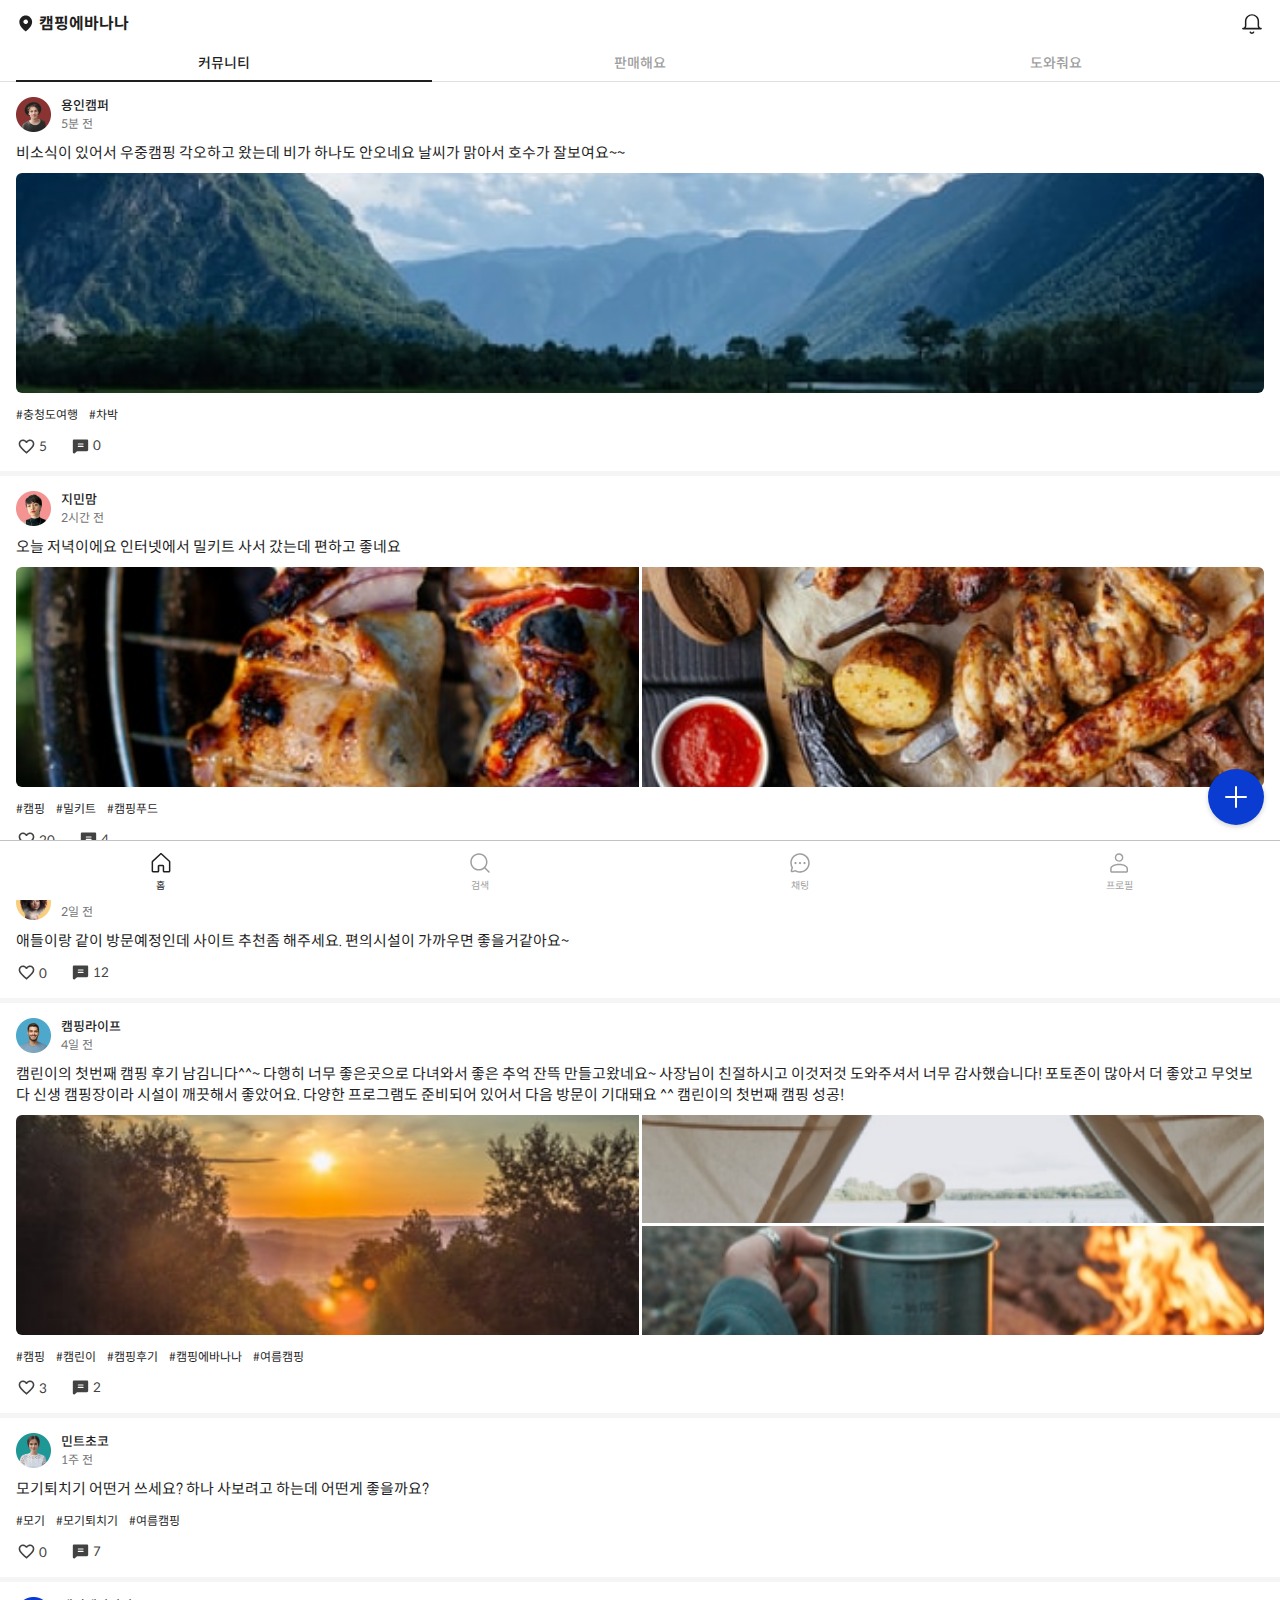
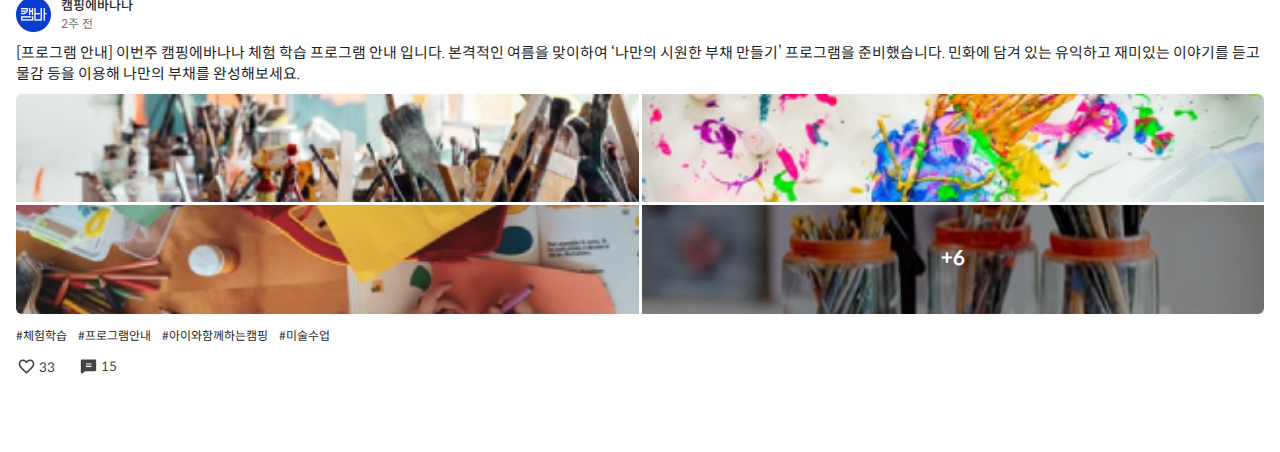
<file: index.html>
<!DOCTYPE html>
<html lang="ko">
<head>
    <meta charset="UTF-8">
    <meta http-equiv="X-UA-Compatible" content="IE=edge">
    <meta name="viewport" content="width=device-width, initial-scale=1.0 user-scalable=no">
    <link rel="stylesheet" href="css/reset.css">
    <link rel="stylesheet" href="css/style.css">
    <link rel="stylesheet" href="css/index.css">
    <script src="js/jquery-3.6.0.min.js"></script>
    <script src="js/common.js"></script>
    <title>camba-prototype</title>
</head>
<body>
    <header>
        <h1 class="hide">캠바</h1>
        <div class="top width">
            <a href="" class="btn-local">캠핑에바나나</a>
            <a href="" class="btn-alram"><span class="hide">알림</span></a>
        </div>
        <nav class="tab">
            <ul>
                <li class="active"><a href="#tabContent01">커뮤니티</a></li>
                <li><a href="#tabContent02">판매해요</a></li>
                <li><a href="#tabContent03">도와줘요</a></li>
            </ul>
        </nav>
    </header>
    <main>
        <div class="content-body">
            <section class="active" id="tabContent01">
                <h2 class="hide">커뮤니티</h2>
                <ul class="community-list">
                    <li>
                        <div class="profile clear">
                            <a href="" class="user-thumb"></a>
                            <div class="right">
                                <a href="" class="user-name">용인캠퍼</a>
                                <em class="date">5분 전</em>
                            </div>
                        </div> 
                        
                        <div class="content">
                            <a href="community.html">
                                <p class="txt-area">비소식이 있어서 우중캠핑 각오하고 왔는데 비가 하나도 안오네요 
                                    날씨가 맑아서 호수가 잘보여요~~</p>
        
                                <ul class="img-area">
                                    <li><span class="hide">호수</span></li>
                                </ul>
                                
                                <div class="tag">
                                    <i>#충청도여행</i>
                                    <i>#차박</i>
                                </div>
                            </a>
                        </div>

                        <div class="foot">
                            <button class="like">
                                <span class="hide">좋아요</span>
                                5
                            </button>
                            <a href="community.html#comment" class="comment">
                                <span class="hide">댓글</span>
                                0
                            </a>
                        </div>
                    </li>

                    <li>
                        <div class="profile clear">
                            <a href="" class="user-thumb"></a>
                            <div class="right">
                                <a href="" class="user-name">지민맘</a>
                                <em class="date">2시간 전</em>
                            </div>
                        </div> 
                        
                        <div class="content">
                            <a href="">
                                <p class="txt-area">오늘 저녁이에요 인터넷에서 밀키트 사서 갔는데 편하고 좋네요</p>
        
                                <ul class="img-area">
                                    <li><span class="hide">바베큐</span></li><li><span class="hide">꼬치구이</span></li>
                                </ul>
                                
                                <div class="tag">
                                    <i>#캠핑</i>
                                    <i>#밀키트</i>
                                    <i>#캠핑푸드</i>
                                </div>
                            </a>
                        </div>

                        <div class="foot">
                            <button class="like">
                                <span class="hide">좋아요</span>
                                20
                            </button>
                            <a href="" class="comment">
                                <span class="hide">댓글</span>
                                4
                            </a>
                        </div>
                    </li>
                    <li>
                        <div class="profile clear">
                            <a href="" class="user-thumb"></a>
                            <div class="right">
                                <a href="" class="user-name">감성캠퍼</a>
                                <em class="date">2일 전</em>
                            </div>
                        </div> 
                        
                        <div class="content">
                            <a href="">
                                <p class="txt-area">애들이랑 같이 방문예정인데 사이트 추천좀 해주세요. 편의시설이 가까우면 좋을거같아요~</p>
        
                            </a>
                        </div>

                        <div class="foot">
                            <button class="like">
                                <span class="hide">좋아요</span>
                                0
                            </button>
                            <a href="" class="comment">
                                <span class="hide">댓글</span>
                                12
                            </a>
                        </div>
                    </li>
                    <li>
                        <div class="profile clear">
                            <a href="" class="user-thumb"></a>
                            <div class="right">
                                <a href="" class="user-name">캠핑라이프</a>
                                <em class="date">4일 전</em>
                            </div>
                        </div> 
                        
                        <div class="content">
                            <a href="">
                                <p class="txt-area">캠린이의 첫번째 캠핑 후기 남김니다^^~ 다행히 너무 좋은곳으로 다녀와서 좋은 추억 잔뜩 만들고왔네요~ 사장님이 친절하시고 이것저것 도와주셔서 너무 감사했습니다! 포토존이 많아서 더 좋았고 무엇보다 신생 캠핑장이라 시설이 깨끗해서 좋았어요. 다양한 프로그램도 준비되어 있어서 다음 방문이 기대돼요 ^^ 캠린이의 첫번째 캠핑 성공!</p>
        
                                <ul class="img-area">
                                    <li><span class="hide">일출 사진</span></li><li><span class="hide">모닥불앞 컵들고있는 사진</span></li><li><span class="hide">텐트내부 </span></li>
                                </ul>
                                
                                <div class="tag">
                                    <i>#캠핑</i>
                                    <i>#캠린이</i>
                                    <i>#캠핑후기</i>
                                    <i>#캠핑에바나나</i>
                                    <i>#여름캠핑</i>
                                </div>
                            </a>
                        </div>

                        <div class="foot">
                            <button class="like">
                                <span class="hide">좋아요</span>
                                3
                            </button>
                            <a href="" class="comment">
                                <span class="hide">댓글</span>
                                2
                            </a>
                        </div>
                    </li>
                    
                    <li>
                        <div class="profile clear">
                            <a href="" class="user-thumb"></a>
                            <div class="right">
                                <a href="" class="user-name">민트초코</a>
                                <em class="date">1주 전</em>
                            </div>
                        </div> 
                        
                        <div class="content">
                            <a href="">
                                <p class="txt-area">모기퇴치기 어떤거 쓰세요?
                                    하나 사보려고 하는데 어떤게 좋을까요?</p>
                                
                                <div class="tag">
                                    <i>#모기</i>
                                    <i>#모기퇴치기</i>
                                    <i>#여름캠핑</i>
                                </div>
                            </a>
                        </div>

                        <div class="foot">
                            <button class="like">
                                <span class="hide">좋아요</span>
                                0
                            </button>
                            <a href="" class="comment">
                                <span class="hide">댓글</span>
                                7
                            </a>
                        </div>
                    </li>

                    <li>
                        <div class="profile clear">
                            <a href="" class="user-thumb"></a>
                            <div class="right">
                                <a href="" class="user-name">캠핑에바나나</a>
                                <em class="date">2주 전</em>
                            </div>
                        </div> 
                        
                        <div class="content">
                            <a href="">
                                <p class="txt-area">[프로그램 안내] 이번주 캠핑에바나나 체험 학습 프로그램 안내 입니다. 본격적인 여름을 맞이하여 ‘나만의 시원한 부채 만들기’ 프로그램을 준비했습니다. 민화에 담겨 있는 유익하고 재미있는 이야기를 듣고 물감 등을 이용해 나만의 부채를 완성해보세요.
                                </p>
        
                                <ul class="img-area">
                                    <li><span class="hide">붓 사진</span></li><li><span class="hide">물감</span></li><li><span class="hide">색종이 </span></li><li><span class="hide">붓</span></li>
                                </ul>
                                
                                <div class="tag">
                                    <i>#체험학습</i>
                                    <i>#프로그램안내</i>
                                    <i>#아이와함께하는캠핑</i>
                                    <i>#미술수업</i>
                                </div>
                            </a>
                        </div>

                        <div class="foot">
                            <button class="like">
                                <span class="hide">좋아요</span>
                                33
                            </button>
                            <a href="" class="comment">
                                <span class="hide">댓글</span>
                                15
                            </a>
                        </div>
                    </li>
                </ul>
            </section> <!-- // tab-content01 -->
    
            <section id="tabContent02">
                <h2 class="hide">판매해요</h2>
                <ul class="selling-list width">
                    <li>
                        <a href="selling.html">
                            <div class="img-area">
                                <img src="image/@thumb_pd01.png" alt="와일드그릴 캠핑 버너">
                            </div> 
                            <div class="txt-area clear">
                                <h3>와일드그릴 캠핑 버너</h3>
                                <strong>45,000원</strong>
                                <em class="date">3분 전</em>
                            </div> 
                        </a>
                    </li>
                    <li>
                        <a href="">
                            <div class="img-area">
                                <img src="image/@thumb_pd04.png" alt="장작">
                            </div> 
                            <div class="txt-area clear">
                                <h3>남은 장작 판매해요</h3>
                                <strong>10,000원</strong>
                                <em class="date">5분 전</em>
                            </div>
                        </a>
                    </li>
                    <li>
                        <a href="">
                            <div class="img-area">
                                <img src="image/@thumb_pd05.png" alt="과자">
                            </div> 
                            <div class="txt-area clear">
                                <h3>과자 5봉지 가져가실 분</h3>
                                <strong>무료나눔</strong>
                                <em class="date">30분 전</em>
                            </div> 
                        </a>
                    </li>
                    <li>
                        <a href="">
                            <div class="img-area">
                                <img src="image/@thumb_pd06.png" alt="노트북">
                            </div> 
                            <div class="txt-area clear">
                                <h3>5월 25일 1박 양도합니다. 원하시는분 쳇 주세요.</h3>
                                <strong>40,000원</strong>
                                <em class="date">1시간 전</em>
                            </div> 
                        </a>
                    </li>
                    <li>
                        <a href="">
                            <div class="img-area">
                                <img src="image/@thumb_pd07.png" alt="헬리녹스 체어투 멀티캠">
                            </div> 
                            <div class="txt-area clear">
                                <h3>헬리녹스 체어투 멀티캠</h3>
                                <strong>300,000원</strong>
                                <em class="date">2시간 전</em>
                            </div> 
                        </a>
                    </li>
                    <li>
                        <a href="">
                            <div class="img-area">
                                <img src="image/@thumb_pd08.png" alt="알뜨리 애쉬넷 원터치 그늘막텐트">
                            </div> 
                            <div class="txt-area clear">
                                <h3>알뜨리 애쉬넷 원터치 그늘막텐트</h3>
                                <strong>70,000원</strong>
                                <em class="date">3시간 전</em>
                            </div> 
                        </a>
                    </li>
                </ul>
            </section> <!-- // tab-content02 -->
    
            <section id="tabContent03">
                <h2 class="hide">도와줘요</h2>
                <ul class="help-list width">
                    <li>
                        <a href="help.html" class="clear">
                            <h3>스위스알파인클럽 아틀라스하우스 설치</h3>
                            <div class="info">
                                <span class="when">2022.03.20(일)오후2:00</span>
                                <div>
                                    <span class="time">1시간 소요 예상</span>
                                    <strong class="price">25,000원</strong>
                                </div>
                            </div>
                            <em class="date">30분 전</em>
                        </a>
                    </li>
                    <li>
                        <a href="" class="clear">
                            <h3>타프 설치 도와주세요</h3>
                            <div class="info">
                                <span class="when now">지금 즉시</span>
                                <div>
                                    <span class="time">1시간 소요 예상</span>
                                    <strong class="price">15,000원</strong>
                                </div>
                            </div>
                            <em class="date">5분 전</em>
                        </a>
                    </li>
                    <li>
                        <a href="" class="clear">
                            <h3>분리수거 도와주실 분</h3>
                            <div class="info">
                                <span class="when">2022.03.20(일)오전11:00</span>
                                <div>
                                    <span class="time">30분 소요 예상</span>
                                    <strong class="price">10,000원</strong>
                                </div>
                            </div>
                            <em class="date">1시간 전</em>
                        </a>
                    </li>
                    <li>
                        <a href="" class="clear">
                            <h3>철수 도와주실 분</h3>
                            <div class="info">
                                <span class="when">2022.03.21(월)오후12:00</span>
                                <div>
                                    <span class="time">30분 소요 예상</span>
                                    <strong class="price">10,000원</strong>
                                </div>
                            </div>
                            <em class="date">2시간 전</em>
                        </a>
                    </li>
                    <li>
                        <a href="" class="clear">
                            <h3>리빙쉘 텐트 철수도와주세요</h3>
                            <div class="info">
                                <span class="when now">지금 즉시</span>
                                <div>
                                    <span class="time">1시간 소요 예상</span>
                                    <strong class="price">15,000원</strong>
                                </div>
                            </div>
                            <em class="date">2시간 전</em>
                        </a>
                    </li>
                    <li>
                        <a href="" class="clear">
                            <h3>설거지 도와주세요</h3>
                            <div class="info">
                                <span class="when now">지금 즉시</span>
                                <div>
                                    <span class="time">30분 소요 예상</span>
                                    <strong class="price">10,000원</strong>
                                </div>
                            </div>
                            <em class="date">3시간 전</em>
                        </a>
                    </li>
                </ul>
            </section> <!-- // tab-content03-->
        </div>

        <div class="floating-wrap">
            <div class="layer-dim"></div>
            <div class="floating-area">
            
                <ul class="floating-menu">
                    <li>
                        <strong>커뮤니티</strong>
                        <a href=""></a>
                    </li>
                    <li>
                        <strong>판매해요</strong>
                        <a href=""></a>
                    </li>
                    <li>
                        <strong>도와줘요</strong>
                        <a href=""></a>
                    </li>
                </ul><!-- //floating-menu -->

                <button type="button" class="btn-floating-menu" aria-label="글 쓰기"></button>
            </div> <!-- //floating-area -->
        </div> <!-- //floating-wrap -->

    </main>
    
    <nav class="quick">
        <ul>
            <li class="on"><a href="index.html">홈</a></li>
            <li><a href="">검색</a></li>
            <li><a href="">채팅</a></li>
            <li><a href="">프로필</a></li>
        </ul>
    </nav>
</body>
</html>
</file>
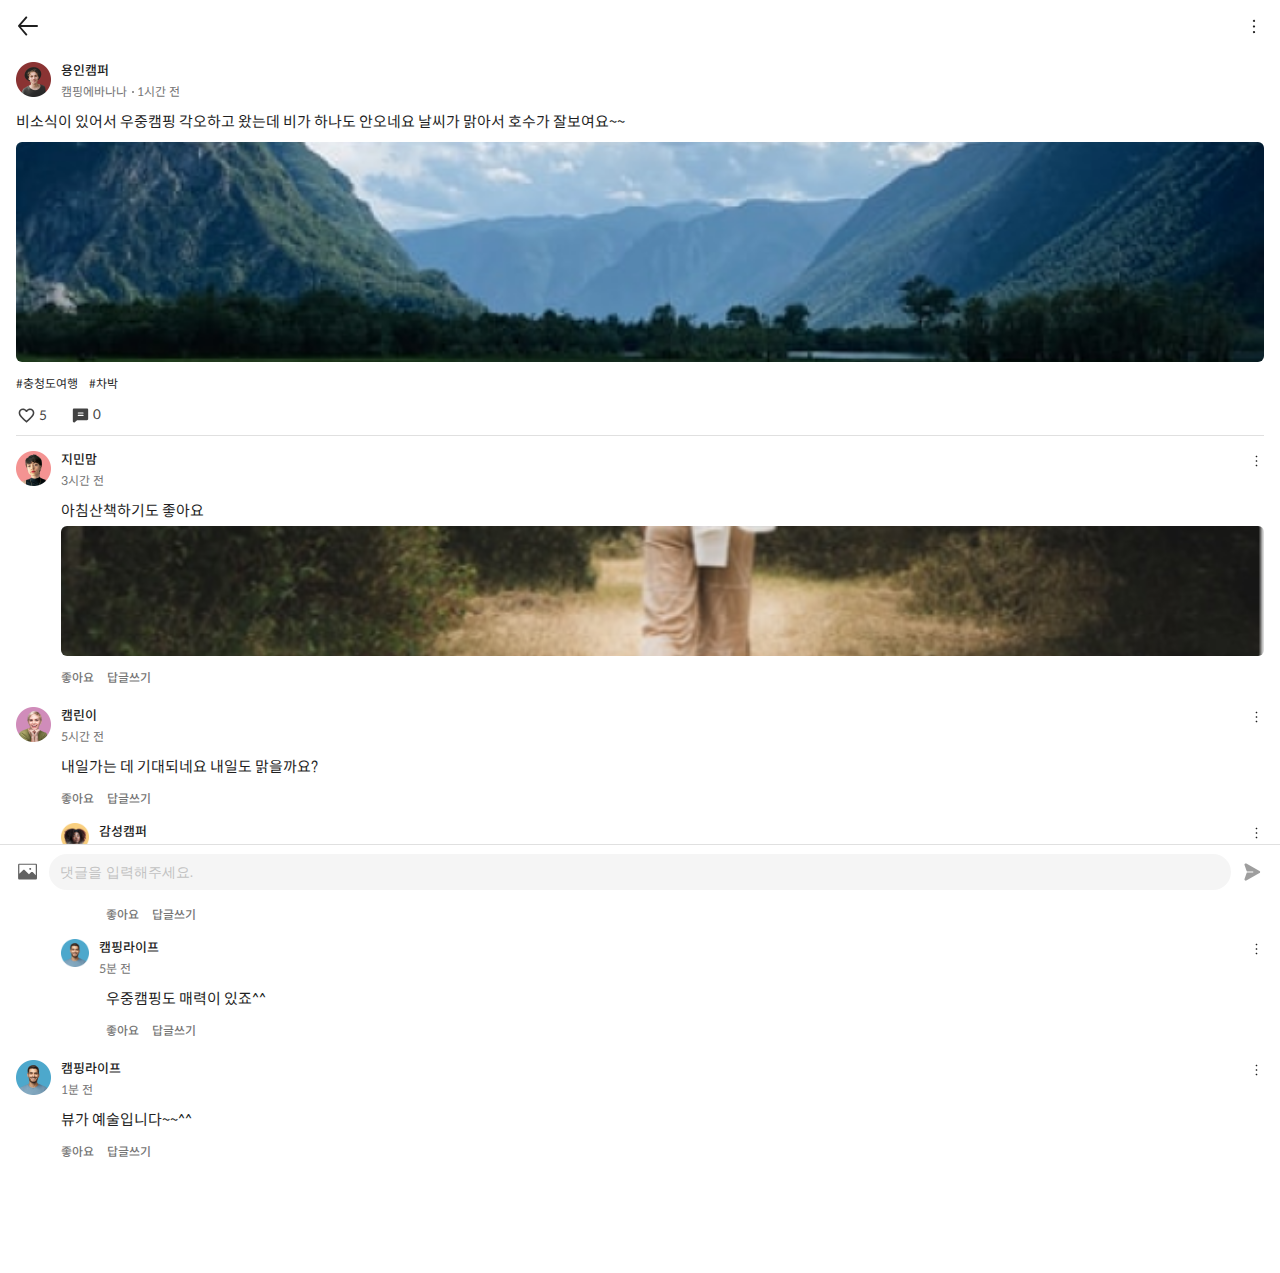
<file: community.html>
<!DOCTYPE html>
<html lang="ko">
<head>
    <meta charset="UTF-8">
    <meta http-equiv="X-UA-Compatible" content="IE=edge">
    <meta name="viewport" content="width=device-width, initial-scale=1.0 user-scalable=no">
    <link rel="stylesheet" href="css/reset.css">
    <link rel="stylesheet" href="css/style.css">
    <link rel="stylesheet" href="css/community.css">
    <script src="js/jquery-3.6.0.min.js"></script>
    <script src="js/community.js"></script>
    <title>커뮤니티</title>
</head>
<body>
    <header>
        <div class="header-gnb">
            <button class="btn-back" onClick="history.go(-1)"><span class="hide">뒤로 가기</span></button>
            <button class="btn-more"><span class="hide">더보기</span></button>
        </div>
    </header>

    <main>
        <article class="cm-post">
            <h2 class="hide">커뮤니티 글</h2>
            <div class="profile clear">
                <a href="" class="user-thumb"></a>
                <div class="right">
                    <a href="" class="user-name">용인캠퍼</a>
                    <i class="place">캠핑에바나나</i>
                    <em class="date">1시간 전</em>
                </div>
            </div> 
            <div class="content">
                <p class="txt-area">비소식이 있어서 우중캠핑 각오하고 왔는데 비가 하나도 안오네요 
                    날씨가 맑아서 호수가 잘보여요~~</p>
    
                <ul class="img-area">
                    <li><span class="hide">호수</span></li>
                </ul>
                
                <div class="tag">
                    <i>#충청도여행</i>
                    <i>#차박</i>
                </div>
            </div>
    
            <div class="foot">
                <button class="like">
                    <span class="hide">좋아요</span>
                    5
                </button>
                <a href="" class="comment">
                    <span class="hide">댓글</span>
                    0
                </a>
            </div>
        </article>
    
        <span class="anchor" id="comment"></span>
        <div class="comment-wrap">
            <ul class="comment-list">
                <li>
                    <div class="profile clear">
                        <a href="" class="user-thumb"></a>
                        <div class="right">
                            <a href="" class="user-name">지민맘</a>
                            <em class="date">3시간 전</em>
                        </div>
                        
                        <button class="btn-more"><span class="hide">더보기</span></button>
                    </div> 
    
                    <div class="content">
                        <p class="txt-area">아침산책하기도 좋아요</p>
        
                        <ul class="img-area">
                            <li><span class="hide">숲속 산책</span></li>
                        </ul>
                    </div>
    
                    <div class="foot">
                        <button class="like">좋아요 <span>1</span></button>
                        <a href="" class="comment">답글쓰기</a>
                    </div>
                </li>
    
                <li>
                    <div class="profile clear">
                        <a href="" class="user-thumb"></a>
                        <div class="right">
                            <a href="" class="user-name">캠린이</a>
                            <em class="date">5시간 전</em>
                        </div>
                        
                        <button class="btn-more"><span class="hide">더보기</span></button>
                    </div> 
    
                    <div class="content">
                        <p class="txt-area">내일가는 데 기대되네요 내일도 맑을까요?</p>
                    </div>
    
                    <div class="foot">
                        <button class="like">좋아요 <span>1</span></button>
                        <a href="" class="comment">답글쓰기</a>
                    </div>
                </li>
    
                <li class="reply">
                    <div class="profile clear">
                        <a href="" class="user-thumb"></a>
                        <div class="right">
                            <a href="" class="user-name">감성캠퍼</a>
                            <em class="date">4시간 전</em>
                        </div>
                        
                        <button class="btn-more"><span class="hide">더보기</span></button>
                    </div> 
    
                    <div class="content">
                        <p class="txt-area">지금 날씨봐서는 괜찮을거같아요</p>
                    </div>
    
                    <div class="foot">
                        <button class="like">좋아요 <span>1</span></button>
                        <a href="" class="comment">답글쓰기</a>
                    </div>
                </li>
    
                <li class="reply">
                    <div class="profile clear">
                        <a href="" class="user-thumb"></a>
                        <div class="right">
                            <a href="" class="user-name">캠핑라이프</a>
                            <em class="date">5분 전</em>
                        </div>
                        
                        <button class="btn-more"><span class="hide">더보기</span></button>
                    </div> 
    
                    <div class="content">
                        <p class="txt-area">우중캠핑도 매력이 있죠^^</p>
                    </div>
    
                    <div class="foot">
                        <button class="like">좋아요 <span>1</span></button>
                        <a href="" class="comment">답글쓰기</a>
                    </div>
                </li>
    
                <li>
                    <div class="profile clear">
                        <a href="" class="user-thumb"></a>
                        <div class="right">
                            <a href="" class="user-name">캠핑라이프</a>
                            <em class="date">1분 전</em>
                        </div>
                        
                        <button class="btn-more"><span class="hide">더보기</span></button>
                    </div> 
    
                    <div class="content">
                        <p class="txt-area">뷰가 예술입니다~~^^</p>
                    </div>
    
                    <div class="foot">
                        <button class="like">좋아요 <span>1</span></button>
                        <a href="" class="comment">답글쓰기</a>
                    </div>
                </li>
            </ul>
        </div>
    </main>
    
    <div class="comment-bar">
        <div class="comment-textarea">
            <a href="" class="btn-file">
                <span class="hide">사진첨부</span>
            </a>
            <div class="text-input">
                <input type="text" placeholder="댓글을 입력해주세요.">
            </div>
            <button class="btn-done"><svg width="17" height="18" viewBox="0 0 17 18" fill="none" xmlns="http://www.w3.org/2000/svg">
                <path d="M15.4946 7.90816L2.3456 0.549404C2.1265 0.421641 1.87422 0.362291 1.62115 0.378977C1.36807 0.395663 1.12577 0.487623 0.925348 0.643046C0.720665 0.804539 0.572054 1.02641 0.500614 1.27715C0.429173 1.52789 0.438534 1.79476 0.527366 2.03988L2.72017 8.16568C2.74235 8.22676 2.7826 8.27963 2.83558 8.31727C2.88855 8.35491 2.95173 8.37552 3.0167 8.37637H8.65087C8.81287 8.37381 8.96981 8.43279 9.09002 8.54141C9.21023 8.65004 9.28476 8.80021 9.29857 8.96164C9.3039 9.04685 9.2917 9.13224 9.26273 9.21254C9.23375 9.29285 9.18862 9.36635 9.13011 9.42852C9.0716 9.49069 9.00095 9.5402 8.92255 9.57398C8.84415 9.60777 8.75965 9.62511 8.67428 9.62494H3.0167C2.95173 9.62579 2.88855 9.64641 2.83558 9.68405C2.7826 9.72169 2.74235 9.77456 2.72017 9.83564L0.527366 15.9614C0.461571 16.1501 0.441746 16.3518 0.469536 16.5498C0.497327 16.7477 0.571931 16.9361 0.687154 17.0994C0.802377 17.2627 0.954895 17.3961 1.13204 17.4887C1.30919 17.5812 1.50585 17.6301 1.7057 17.6314C1.91837 17.6304 2.12749 17.5768 2.31438 17.4753L15.4946 10.0932C15.6877 9.9835 15.8483 9.82463 15.96 9.63272C16.0717 9.44081 16.1305 9.22272 16.1305 9.00066C16.1305 8.7786 16.0717 8.56051 15.96 8.3686C15.8483 8.17669 15.6877 8.01782 15.4946 7.90816V7.90816Z"/>
                </svg><span class="hide">등록</span></button>
        </div><!-- // comment-bar -->
    </div><!-- // comment-wrap -->
    
</body>
</html>
</file>
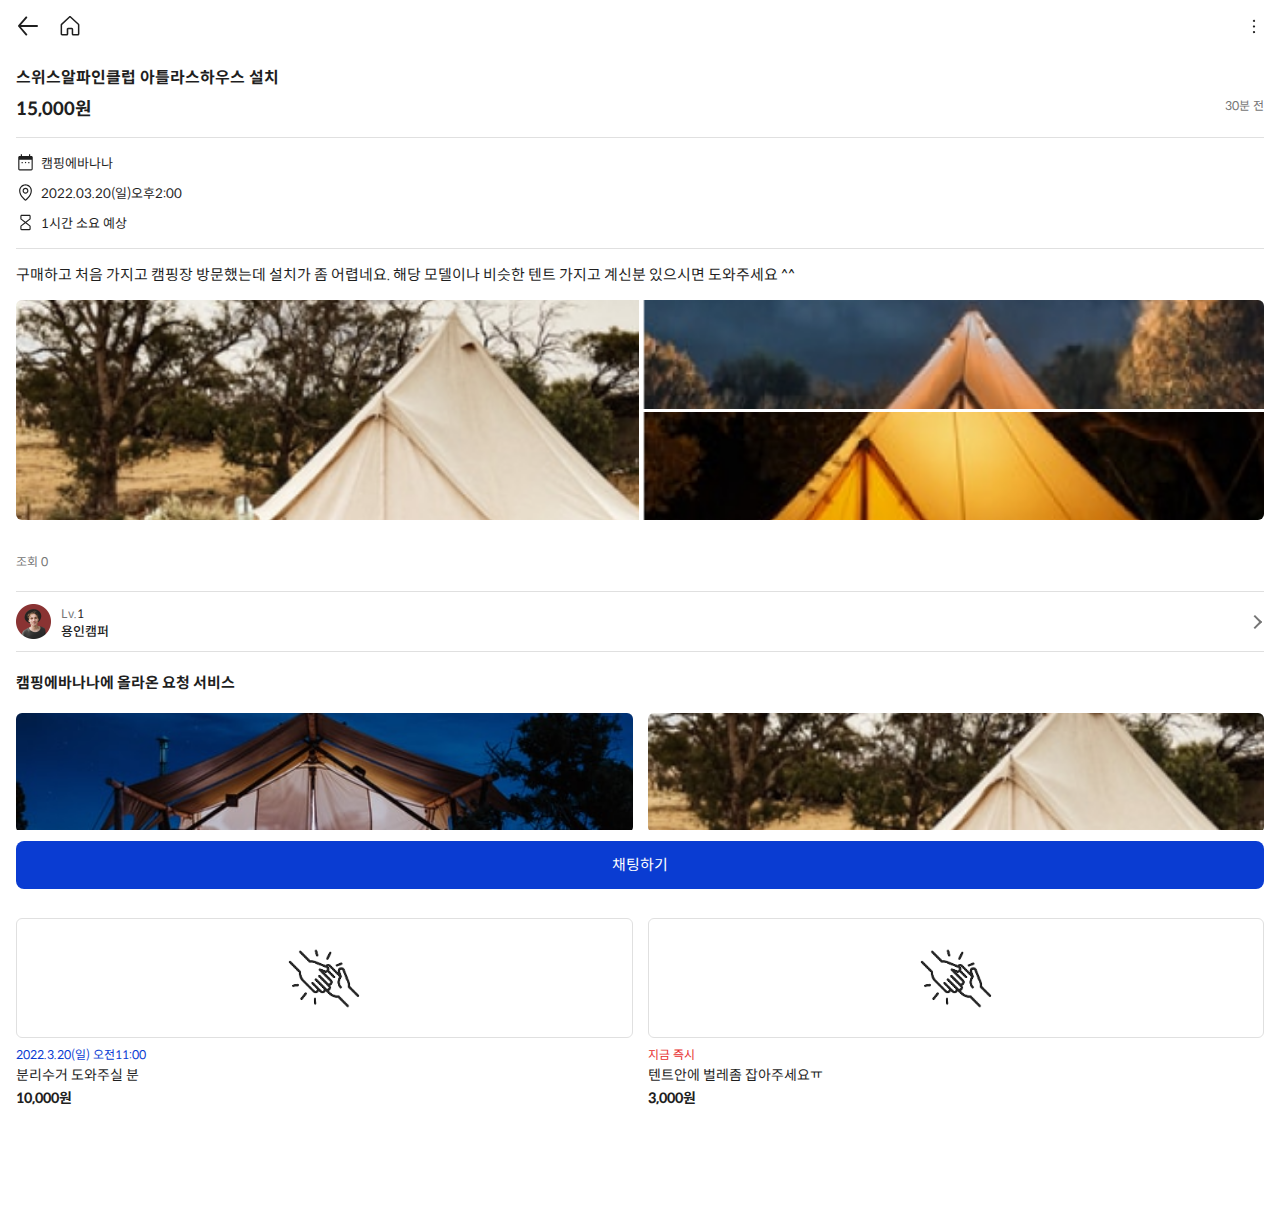
<file: help.html>
<!DOCTYPE html>
<html lang="ko">
<head>
    <meta charset="UTF-8">
    <meta http-equiv="X-UA-Compatible" content="IE=edge">
    <meta name="viewport" content="width=device-width, initial-scale=1.0 user-scalable=no">
    <link rel="stylesheet" href="css/reset.css">
    <link rel="stylesheet" href="css/style.css">
    <link rel="stylesheet" href="css/help.css">
    <script src="js/jquery-3.6.0.min.js"></script>
    <script src="js/help.js"></script>
    <title>도와줘요</title>
</head>
<body>
    <header>
        <div class="header-gnb">
            <div class="left">
                <button class="btn-back" onClick="history.go(-1)"><span class="hide">뒤로 가기</span></button>
                <a href="index.html" class="btn-home"><span class="hide">홈</span></a>
            </div>
            <button class="btn-more"><span class="hide">더보기</span></button>
        </div>
    </header>

    <main>
        <article class="help-post width">
            <div class="top clear">
                <h2>스위스알파인클럽 아틀라스하우스 설치</h2>
                <strong>15,000원</strong>
                <em class="date">30분 전</em>
            </div>
            <div class="content">
                <div class="info">
                    <i class="place">캠핑에바나나</i>
                    <i class="when">2022.03.20(일)오후2:00</i>
                    <i class="time">1시간 소요 예상</i>
                </div>

                <p class="txt-area">구매하고 처음 가지고 캠핑장 방문했는데 설치가 좀 어렵네요.  해당 모델이나 비슷한 텐트 가지고 계신분 있으시면 도와주세요 ^^</p>
    
                <ul class="img-area">
                    <li><span class="hide">스위스알파인클럽 아틀라스하우스</span></li>
                    <li><span class="hide">스위스알파인클럽 아틀라스하우스</span></li>
                    <li><span class="hide">스위스알파인클럽 아틀라스하우스</span></li>
                </ul>

                <span class="count">조회 0</span>
            </div>
    
        </article>

    
        <div class="profile width">
            <a href="" class="clear">
                <span class="user-thumb"></span>
                <div class="right">
                    <em class="level">Lv.<span>1</span></em>
                    <p class="user-name">용인캠퍼</p>
                </div>
            </a> 
        </div> <!-- // profile -->
        
        <section class="help-wrap width clear">
            <div class="help-inner">
                <h2>캠핑에바나나에 올라온 요청 서비스</h2>
                <ul class="help-list">
                    <li>
                        <a href="">
                            <figure>
                                <div class="img-wrap">
                                    <img src="image/@thumb_help04.png" alt="타프">
                                </div>
                                <figcaption> 
                                    <em class="now">지금 즉시</em>
                                    <h3>타프 설치 도와주세요</h3>
                                    <strong>15,000원</strong>
                                </figcaption>
                            </figure>
                        </a>
                    </li>
                    <li>
                        <a href="">
                            <figure>
                                <div class="img-wrap">
                                    <img src="image/@thumb_help01.png" alt="텐트">  
                                </div>
                                
                                <figcaption>
                                    <em class="now">지금 즉시</em>
                                    <h3>철수 도와주실 분</h3>
                                    <strong>10,000원</strong>
                                </figcaption>
                            </figure>
                        </a>
                    </li>
                    <li>
                        <a href="">
                            <figure>
                                <div class="img-wrap no-img">
                                    <img src="image/ico_help.png" alt="사진없음">
                                </div>
                                
                                <figcaption>
                                    <em>2022.3.20(일) 오전11:00</em>
                                    <h3>분리수거 도와주실 분</h3>
                                    <strong>10,000원</strong>
                                </figcaption>
                            </figure>
                        </a>
                    </li>
                    <li>
                        <a href="">
                            <figure>
                                <div class="img-wrap no-img">
                                    <img src="image/ico_help.png" alt="사진없음">
                                </div>
                                
                                <figcaption>
                                    <em class="now">지금 즉시</em>
                                    <h3>텐트안에 벌레좀 잡아주세요ㅠ</h3>
                                    <strong>3,000원</strong>
                                </figcaption>
                            </figure>
                        </a>
                    </li>
                </ul> <!-- // help-list -->
            </div> <!-- // help-inner -->
        </section> <!-- // help-wrap -->
    </main>

    <div class="chat-bar">
        <a href="" class="btn-chat">채팅하기</a>
    </div>
</body>
</html>
</file>
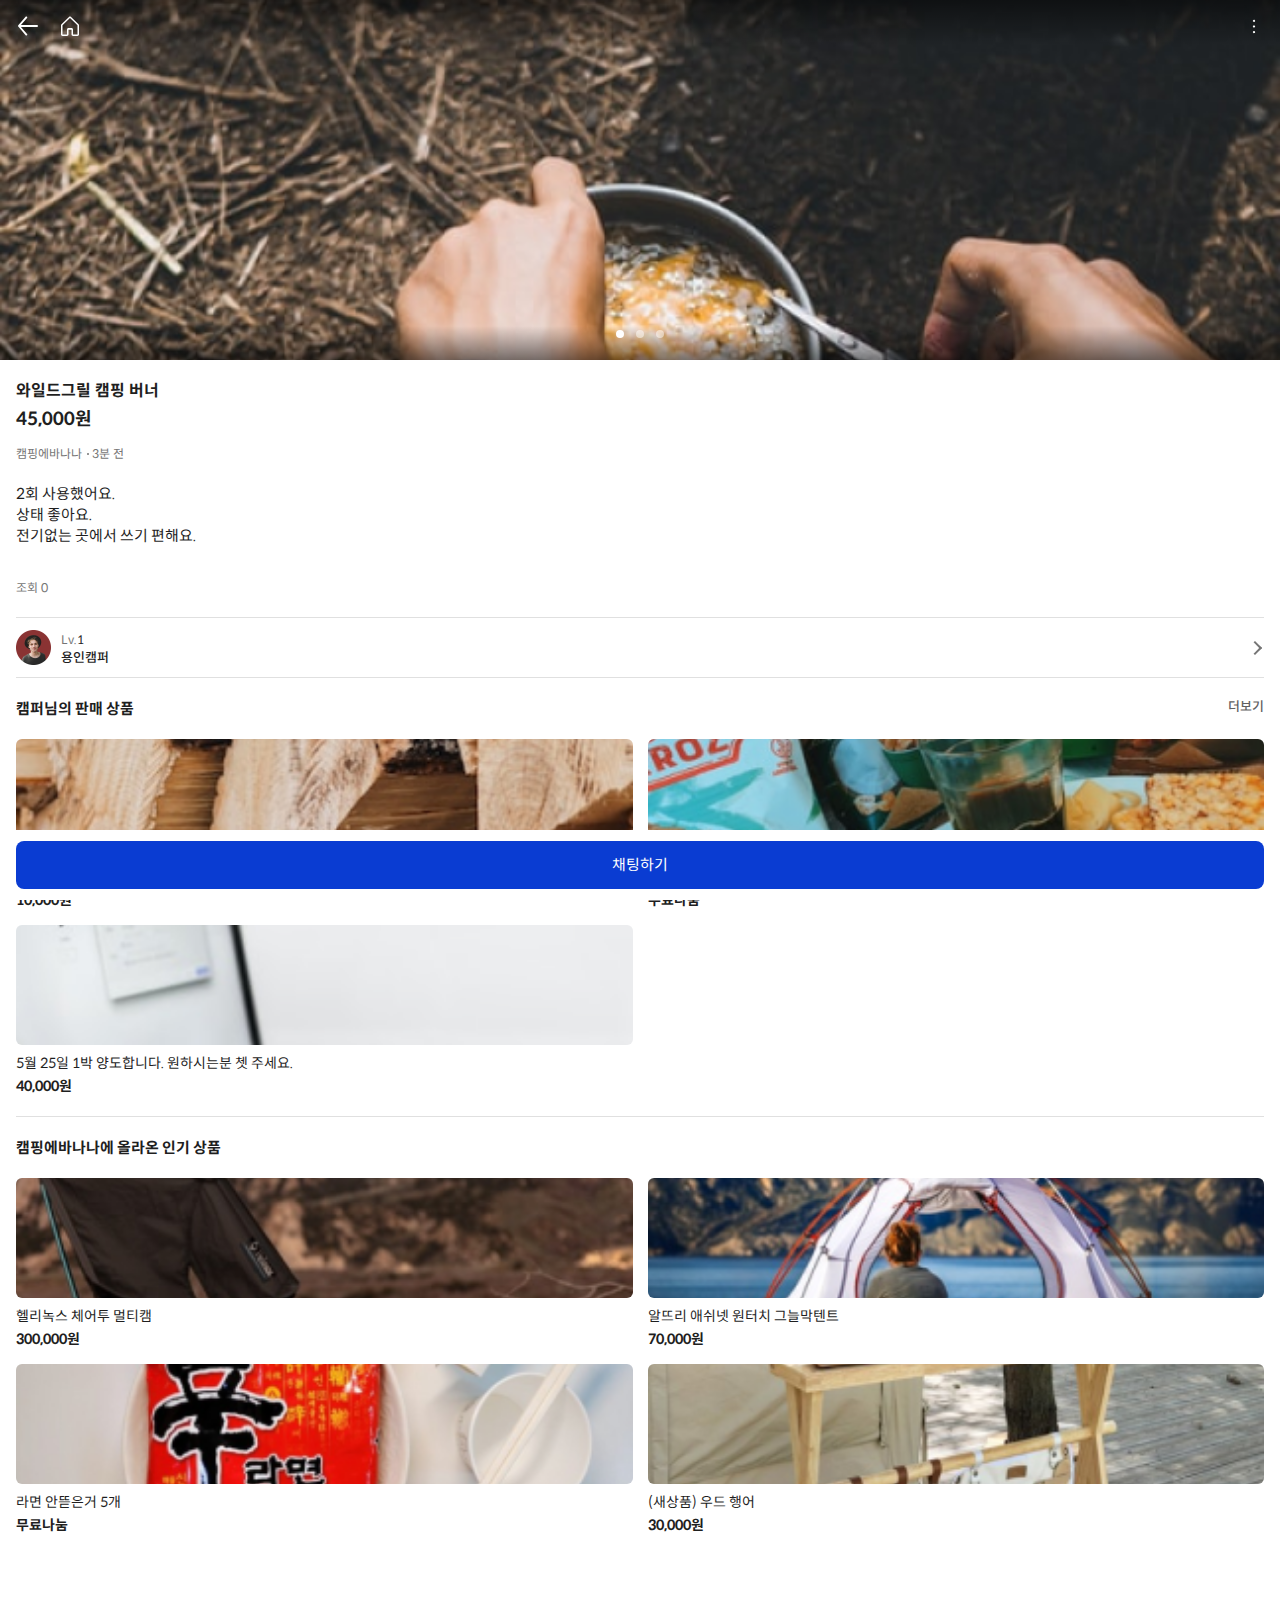
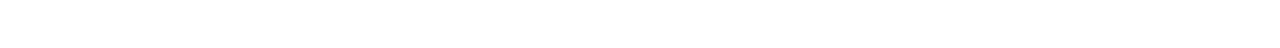
<file: selling.html>
<!DOCTYPE html>
<html lang="ko">
<head>
    <meta charset="UTF-8">
    <meta http-equiv="X-UA-Compatible" content="IE=edge">
    <meta name="viewport" content="width=device-width, initial-scale=1.0 user-scalable=no">
    <link rel="stylesheet" href="css/reset.css">
    <link rel="stylesheet" href="css/style.css">
    <link rel="stylesheet" href="https://unpkg.com/swiper@8/swiper-bundle.min.css"/>
    <link rel="stylesheet" href="css/selling.css">
    <script src="js/jquery-3.6.0.min.js"></script>
    <script src="https://unpkg.com/swiper@8/swiper-bundle.min.js"></script>
    <script src="js/selling.js"></script>
    <title>판매해요</title>
</head>
<body>
    <header>
        <div class="header-gnb">
            <div class="left">
                <button class="btn-back" onClick="history.go(-1)"><span class="hide">뒤로 가기</span></button>
                <a href="index.html" class="btn-home"><span class="hide">홈</span></a>
            </div>
            <button class="btn-more"><span class="hide">더보기</span></button>
        </div>
    </header>

    <main>
        <article class="sell-post">
            <div class="swiper sell-slide">
                <ul class="swiper-wrapper">
                    <li class="swiper-slide">
                        <img src="image/@thumb_pd01.png" alt="캠핑버너">
                    </li>
                    <li class="swiper-slide">
                        <img src="image/@thumb_pd02.png" alt="캠핑버너">
                    </li>
                    <li class="swiper-slide">
                        <img src="image/@thumb_pd03.png" alt="캠핑버너">
                    </li>
                </ul>  <!-- // swiper-wrapper -->
                <div class="swiper-pagination"></div>
            </div> <!-- // swiper  -->
            <div class="txt-area width">
                <h2>와일드그릴 캠핑 버너</h2>
                <strong>45,000원</strong>
                <i class="place">캠핑에바나나</i>
                <em class="date">3분 전</em>
                <p>
                    2회 사용했어요. <br>
                    상태 좋아요. <br>
                    전기없는 곳에서 쓰기 편해요.
                </p>
                <span class="count">조회 0</span>
            </div> 
        </article> <!-- // sell-post  -->
    
        <div class="profile width">
            <a href="" class="clear">
                <span class="user-thumb"></span>
                <div class="right">
                    <em class="level">Lv.<span>1</span></em>
                    <p class="user-name">용인캠퍼</p>
                </div>
            </a> 
        </div> <!-- // profile -->
        
        <section class="sell-wrap width clear">
            <div class="sell-inner">
                <div class="top">
                    <h2>캠퍼님의 판매 상품</h2>
                    <a href="">더보기</a>
                </div>
                <ul class="sell-list">
                    <li>
                        <a href="">
                            <figure>
                                <div class="img-wrap">
                                    <img src="image/@thumb_pd04.png" alt="장작">
                                </div>
                                
                                <figcaption>
                                    <h3>남은 장작 판매해요</h3>
                                    <strong>10,000원</strong>
                                </figcaption>
                            </figure>
                        </a>
                    </li>
        
                    <li>
                        <a href="">
                            <figure>
                                <div class="img-wrap">
                                    <img src="image/@thumb_pd05.png" alt="과자">
                                </div>
                                
                                <figcaption>
                                    <h3>과자5봉지 가져가실 분</h3>
                                    <strong>무료나눔</strong>
                                </figcaption>
                            </figure>
                        </a>
                    </li>
        
                    <li>
                        <a href="">
                            <figure>
                                <div class="img-wrap">
                                    <img src="image/@thumb_pd06.png" alt="노트북">
                                </div>
                                
                                <figcaption>
                                    <h3>5월 25일 1박 양도합니다. 원하시는분 쳇 주세요.</h3>
                                    <strong>40,000원</strong>
                                </figcaption>
                            </figure>
                        </a>
                    </li>
                </ul> <!-- // sell-list -->
            </div> <!-- // sell-inner -->
        </section> <!-- // sell-wrap -->
    
        <section class="sell-wrap width clear">
            <div class="sell-inner">
                <h2>캠핑에바나나에 올라온 인기 상품 </h2>
                <ul class="sell-list">
                    <li>
                        <a href="">
                            <figure>
                                <div class="img-wrap">
                                    <img src="image/@thumb_pd07.png" alt="헬리녹스 체어투 멀티캠">
                                </div>
                                
                                <figcaption>
                                    <h3>헬리녹스 체어투 멀티캠</h3>
                                    <strong>300,000원</strong>
                                </figcaption>
                            </figure>
                        </a>
                    </li>
        
                    <li>
                        <a href="">
                            <figure>
                                <div class="img-wrap">
                                    <img src="image/@thumb_pd08.png" alt="알뜨리 애쉬넷 원터치 그늘막텐트">
                                </div>
                                
                                <figcaption>
                                    <h3>알뜨리 애쉬넷 원터치 그늘막텐트</h3>
                                    <strong>70,000원</strong>
                                </figcaption>
                            </figure>
                        </a>
                    </li>
        
                    <li>
                        <a href="">
                            <figure>
                                <div class="img-wrap">
                                    <img src="image/@thumb_pd09.png" alt="라면">
                                </div>
                                
                                <figcaption>
                                    <h3>라면 안뜯은거 5개</h3>
                                    <strong>무료나눔</strong>
                                </figcaption>
                            </figure>
                        </a>
                    </li>

                    <li>
                        <a href="">
                            <figure>
                                <div class="img-wrap">
                                    <img src="image/@thumb_pd10.png" alt="우드 행어">
                                </div>
                                
                                <figcaption>
                                    <h3>(새상품) 우드 행어</h3>
                                    <strong>30,000원</strong>
                                </figcaption>
                            </figure>
                        </a>
                    </li>
                </ul> <!-- // sell-list -->
            </div> <!-- // sell-inner -->
        </section> <!-- // sell-wrap -->

    </main>

    <div class="chat-bar">
        <a href="" class="btn-chat">채팅하기</a>
    </div>
</body>
</html>
</file>
<file: css/style.css>
@font-face {
	font-family:"Spoqa Han Sans Neo";
    font-weight: 400;
	src:url(../font/SpoqaHanSansNeo-Regular.woff) format("woff");
}
@font-face {
	font-family:"Spoqa Han Sans Neo";
    font-weight: 500;
	src:url(../font/SpoqaHanSansNeo-Medium.woff) format("woff");
}
@font-face {
	font-family:"Spoqa Han Sans Neo";
    font-weight: 700;
	src:url(../font/SpoqaHanSansNeo-Bold.woff) format("woff");
}

/* Style */
html { font-size: 10px;}
body { overflow-x:hidden; font-size: 1rem;  color:#1F1F1F;}
body.hidden { overflow-y:hidden; touch-action: none;}
body{-webkit-tap-highlight-color:transparent;}
main { font-size: 1.5rem; line-height:2.1rem; display: block;}
a, button { font-family: 'Spoqa Han Sans Neo'; font-size: 1.5rem; line-height:2.1rem; color:#1F1F1F; background-color: transparent;}
/*p, li{word-break: keep-all;}*/

.clear {clear:both;}
.clear:after { content:""; display:block; clear:both;}
caption > div,
legend,
.hide {overflow: hidden; display:block; position:absolute; border: 0; width: 1px; height: 1px; clip: rect(1px, 1px, 1px, 1px);}

.skip { position: absolute; left: 0; right: 0; top:-100%; transition: all .5s; line-height: 5rem; background: #000; color:#fff; text-align: center; z-index: 100;}
.skip:focus { top: 0; }

.width {padding:0 1.6rem;} 

.anchor {display: block; height:5.2rem; margin-top: -5.2rem; visibility: hidden;}

/* 채팅하기 버튼 */
.chat-bar {position:fixed; left:0; right:0; bottom:0; padding:1.1rem 1.6rem; background-color: #FFF;}
.chat-bar .btn-chat {display:block; width: 100%; line-height: 4.8rem; text-align:center; color:#FFF; background-color:#0A3CD2; border-radius: .8rem;}
</file>
<file: css/index.css>
header {position:fixed; top:0; left:0; right:0; background-color: #FFF; z-index:100;}
header .top { display:flex; justify-content: space-between; align-items: center; margin:1.2rem 0 1rem;}
header .btn-local { line-height: 2.2rem; font-size: 1.6rem; font-weight: 700;}
header .btn-local:before { content: ""; display: inline-block; width:2rem; height:2rem; margin-right: .3rem; background: url(../image/ico_pinFilled.svg) no-repeat center / 1.375rem auto; vertical-align: -.5rem;}
header .btn-alram { display:block; width:2.4rem; height:2.4rem; background: url(../image/ico_bell2.svg) no-repeat center / 1.98rem auto;}


/* tab */
.tab { padding: 0 1.6rem; border-bottom: 1px solid #E0E0E0;}
.tab ul { display: flex; height:3.5rem; }
.tab li { flex:1; }
.tab li a { display:block; line-height:3.4rem; font-size:1.4rem; font-weight:500; text-align: center; color: #9E9E9E; }
.tab li.active a {color:#1F1F1F; border-bottom: 2px solid #1F1F1F;}


.content-body {position:relative; margin-top: 8.2rem;}
section > ul > li:last-child {margin-bottom: 6rem;}
section > ul > li:last-child a {border: none;}

/* 커뮤니티 */

#tabContent01 {background-color:#F5F5F5;}
.community-list > li {padding: 1.5rem 1.6rem; margin-bottom: .5rem; background-color:#FFF;}
.profile .user-thumb { float:left; width:3.5rem; height:3.5rem; margin-right: 1rem; background: url(../image/@thumb_user01.png) no-repeat center / contain; }
.profile .right {float:left;}
.profile .user-name {display: block; line-height: 1.8rem; font-size: 1.3rem; font-weight:500;}
.profile .date {display: block; line-height: 1.7rem; font-size: 1.2rem; color:#757575;} 
.content .txt-area {margin:1rem 0;
    overflow: hidden;
    display: -webkit-box; 
    -webkit-line-clamp: 3; 
    -webkit-box-orient: vertical; 
}
.content .img-area {height: 22rem;}
.content .img-area li { float:left; display:inline-block; width:100%; height: 22rem; border-radius: .6rem; background: url(../image/@thumb_con01.png) no-repeat center / cover;}
.content .tag { margin:1rem 0;}
.content .tag i {margin-right: .8rem; line-height: 1.7rem; font-size: 1.2rem;}
.foot .like { margin-right: 2rem; line-height: 1.8rem; font-size: 1.3rem;  color:#424242; background-color: transparent;}
.foot .comment { line-height: 1.8rem; font-size: 1.3rem; color:#424242;}
.foot .like:before {content: ""; display: inline-block; width:2rem; height:2rem; background: url(../image/ico_like.svg) no-repeat center / 1.667rem auto; vertical-align: -.5rem; }
.foot .comment:before {content: ""; display: inline-block; width:2rem; height:2rem; background: url(../image/ico_comment.svg) no-repeat center / 1.667rem auto; vertical-align: -.6rem; }
.foot .like.on:before {background-image: url(../image/ico_likeFilled.svg);}



/* 커뮤니티 list 02 ~ */
.community-list > li:nth-child(2) .user-thumb {background-image: url(../image/@thumb_user02.png);}
.community-list > li:nth-child(2) .img-area li { width:calc(50% - .15rem); background-image: url(../image/@thumb_con02.png); border-radius: .6rem 0 0 .6rem;}
.community-list > li:nth-child(2) .img-area li:nth-child(2) { background-image: url(../image/@thumb_con03.png); border-radius: 0 .6rem .6rem 0; margin-left:.3rem;}

.community-list > li:nth-child(3) .user-thumb {background-image: url(../image/@thumb_user03.png);}

.community-list > li:nth-child(4) .user-thumb {background-image: url(../image/@thumb_user04.png);}
.community-list > li:nth-child(4) .img-area li { width:calc(50% - .15rem); background-image: url(../image/@thumb_con04.png); border-radius: .6rem 0 0 .6rem;}
.community-list > li:nth-child(4) .img-area li:nth-child(2) { height:10.85rem; background-image: url(../image/@thumb_con05.png); border-radius: 0 .6rem 0 0; margin-left:.3rem;}
.community-list > li:nth-child(4) .img-area li:nth-child(3) { height:10.85rem;  background-image: url(../image/@thumb_con06.png); margin-left:.3rem; margin-top:.3rem; border-radius: 0 0 .6rem 0;}

.community-list > li:nth-child(5) .user-thumb {background-image: url(../image/@thumb_user05.png);}

.community-list > li:nth-child(6) .user-thumb {background-image: url(../image/@thumb_user06.png);}
.community-list > li:nth-child(6) .img-area li { width:calc(50% - .15rem); height:10.85rem; background-image: url(../image/@thumb_con07.png); border-radius: .6rem 0 0 0;}
.community-list > li:nth-child(6) .img-area li:nth-child(2) { background-image: url(../image/@thumb_con08.png); border-radius: 0 .6rem 0 0; margin-left:.3rem;}
.community-list > li:nth-child(6) .img-area li:nth-child(3) { background-image: url(../image/@thumb_con09.png); margin-top:.3rem; border-radius: 0 0 0 .6rem;}
.community-list > li:nth-child(6) .img-area li:nth-child(4) { position:relative; background-image: url(../image/@thumb_con10.png); margin-left:.3rem; margin-top:.3rem; border-radius: 0 0 .6rem 0;}

.community-list > li:nth-child(6) .img-area li:nth-child(4):before { position:absolute; left:0; right:0; top:0; content: "+6"; text-align: center; width:100%; height:100%; line-height:10.85rem; background-color: rgba(0, 0, 0, 0.4); font-size: 2rem; font-weight: 700; color:#FFF; border-radius: 0 0 .6rem 0; z-index: 50;}


/* 판매해요 */
#tabContent02 {}
.selling-list > li {position: relative;}
.selling-list > li a {display:flex; padding: 1.5rem 0; border-bottom: 1px solid #E0E0E0;}
.selling-list .img-area { width: 10rem; height: 10rem;}
.selling-list .img-area img {width:100%; height:100%; object-fit: cover; border-radius: .6rem;}
.selling-list .txt-area {width:calc(100% - 11.5rem); margin-left: 1.5rem;}
.selling-list .txt-area h3 {margin-bottom: .2rem; line-height: 2rem; font-size: 1.4rem; font-weight: 400;}
.selling-list .txt-area strong { line-height: 2.2rem; font-size: 1.6rem;}
.selling-list .txt-area .date { position:absolute; right:0; bottom:1.5rem; line-height: 1.7rem; font-size: 1.2rem; color: #757575;}


/* 도와줘요 */
#tabContent03 {}
.help-list > li {position: relative;}
.help-list > li a {display:block; padding: 2rem 0 1rem; border-bottom: 1px solid #E0E0E0;}
.help-list h3 {line-height:2.1rem;  font-size: 1.5rem; font-weight: 500;}
.help-list .info { margin:.8rem 0 .6rem; padding:1rem 1rem; background-color: #F5F5F5; border-radius: .5rem; border: 1px solid #E0E0E0;}
.help-list .info span {line-height: 2rem; font-size: 1.4rem;}
.help-list .info .now {color:#E72D2D;}
.help-list .info span:before {content: ""; display: inline-block; margin-right:.5rem; width:2rem; height:2rem; background: url(../image/ico_calendar.svg) no-repeat center/ auto 1.717rem; vertical-align: -.4rem;}
.help-list .info .time:before {background-image: url(../image/ico_hourglass.svg);}
.help-list .info > div {display: flex; justify-content: space-between; align-items: center;}
.help-list .info .time {margin-top:1.1rem;}
.help-list .info .price { line-height: 2.2rem; font-size: 1.6rem; font-weight: 700;}
.help-list .date { float:right; line-height: 1.7rem; font-size: 1.2rem; color: #757575;}


/* 글쓰기 버튼 */

.layer-dim {display: none; position: fixed; right:0; left: 0px; top: 0px; bottom:0; background: rgba(0, 0, 0, 0.6); z-index:200;}
.floating-area {position: fixed; right:1.6rem; bottom:7.5rem; z-index:300;}
.floating-menu {display: none;}
.floating-menu strong {display: inline-block; margin-right: .8rem; vertical-align: middle; font-size: 1.4rem; color: #fff;}
.floating-menu li a {position:relative; display: inline-block; margin-bottom:1rem; width:5.6rem; height: 5.6rem; background-color: #FFF; border-radius: 100%;}
.floating-menu li a:after {position: absolute; top:50%; left:50%; transform: translate(-50%, -50%); content: ""; width: 3rem; height: 3rem; background: url(../image/ico_menu1.svg) no-repeat 100%;}
.floating-menu li:nth-child(2) a:after {background-image: url(../image/ico_menu2.svg);}
.floating-menu li:nth-child(3) a:after {background-image: url(../image/ico_menu3.svg);}

.btn-floating-menu {position: relative; float:right; width:5.6rem; height: 5.6rem; background-color: #0A3CD2; border-radius: 100%; box-shadow: 0px 2px 5px rgb(0 0 0 / 18%);}
.btn-floating-menu:before {position: absolute; top:50%; left:50%; transform: translate(-50%, -50%); content: ""; width: 2.2rem; height: .2rem; background-color: #fff; border-radius: .2rem;}
.btn-floating-menu:after {position: absolute; top:50%; left:50%; transform: translate(-50%, -50%); content: ""; width: .2rem; height: 2.2rem; background-color: #fff; border-radius: .2rem;}


.floating-wrap.on .layer-dim, 
.floating-wrap.on .floating-menu {display: block;}
.floating-wrap.on .btn-floating-menu {box-shadow: none; transform: rotate(45deg); transition: .3s;}




/* 하단 메뉴 */
.quick { position: fixed; left:0; right:0; bottom: 0; height: 6rem; background-color: #fff; border-top: .5px solid #C2C2C2; box-sizing: border-box; z-index: 100;}
.quick ul { display: flex; padding:1.2rem 0.05rem; height: 6rem;}
.quick li { flex:1; padding:0 3.25rem;}
.quick li a { display:block; line-height: 1.4rem; font-size: 1rem; color:#9E9E9E; text-align: center;}
.quick li a:before { content: ""; display: block; margin: 0 auto .2rem; width:2.4rem; height:2.4rem; background: url(../image/ico_quick1.svg) no-repeat center top / auto 1.95rem;}
.quick li:nth-child(2) a:before {background-image: url(../image/ico_quick2.svg);}
.quick li:nth-child(3) a:before {background-image: url(../image/ico_quick3.svg);}
.quick li:nth-child(4) a:before {background-image: url(../image/ico_quick4.svg);}

.quick li.on a { color:#1F1F1F;}
.quick li.on a:before {background-image: url(../image/ico_quick1_on.svg);}
.quick li.on:nth-child(2) a:before {background-image: url(../image/ico_quick2_on.svg);}
.quick li.on:nth-child(3) a:before {background-image: url(../image/ico_quick3_on.svg);}
.quick li.on:nth-child(4) a:before {background-image: url(../image/ico_quick4_on.svg);}
</file>
<file: css/community.css>
/* header gnb */

header {position: relative; height:5.2rem;}
.header-gnb {position:fixed; top:0; left:0; right:0; display:flex; justify-content: space-between; padding: 1.4rem 1.4rem 1.4rem 1.6rem; background-color: #FFF;}
.header-gnb.fixed {border-bottom: 1px solid #E0E0E0;}

.header-gnb button {width: 2.4rem; height:2.4rem; background: url(../image/ico_back.svg) no-repeat center / 2rem auto ; }
.header-gnb .btn-more {background-image: url(../image/ico_more.svg); background-size: auto 1.5rem;}


/* 커뮤니티 글 */
.cm-post {padding:1rem 1.6rem; background-color:#FFF;}
.profile .user-thumb { float:left; width:3.5rem; height:3.5rem; margin-right: 1rem; background: url(../image/@thumb_user01.png) no-repeat center / contain; }
.profile .right {float:left;}
.profile .user-name {display: block; line-height: 1.8rem; font-size: 1.3rem; font-weight:500;}
.profile .date,
.profile .place {line-height: 1.7rem; font-size: 1.2rem; color:#757575;} 
.profile .place:after {content: ""; display:inline-block; width: .2rem; height: .2rem; margin:.3rem 0rem .3rem .5rem; border-radius: 100%; background-color: #757575;} 

.content .txt-area {margin-top:1rem; font-size: 1.5rem; line-height:2.1rem;}
.content .img-area {height: 22rem; margin-top:1rem;}
.content .img-area li { float:left; display:inline-block; width:100%; height: 22rem; border-radius: .6rem; background: url(../image/@thumb_con01.png) no-repeat center / cover;}
.content .tag { margin:1rem 0;}
.content .tag i {margin-right: .8rem; line-height: 1.7rem; font-size: 1.2rem;}
.cm-post .foot .like { margin-right: 2rem; line-height: 1.8rem; font-size: 1.3rem;  color:#424242;}
.cm-post .foot .comment { line-height: 1.8rem; font-size: 1.3rem; color:#424242;}
.cm-post .foot .like:before {content: ""; display: inline-block; width:2rem; height:2rem; background: url(../image/ico_like.svg) no-repeat center / 1.667rem auto; vertical-align: -.5rem; }
.cm-post .foot .comment:before {content: ""; display: inline-block; width:2rem; height:2rem; background: url(../image/ico_comment.svg) no-repeat center / 1.667rem auto; vertical-align: -.6rem; }
.cm-post .foot .like.on:before {background-image: url(../image/ico_likeFilled.svg);}


/* 커뮤니티 댓글 */
.comment-wrap {padding:0 1.6rem; }
.comment-list {padding-top:1.5rem; border-top: 1px solid #E0E0E0;}
.comment-list li {margin-top: 2rem;}
.comment-list li:first-child {margin-top:0;}
.comment-list .profile .user-thumb {background-image: url(../image/@thumb_user02.png);}
.comment-list .btn-more {float:right; width: 2rem; height:2rem; margin-right:-.2rem; background: url(../image/ico_more.svg) no-repeat center / auto 1.188rem; }

.comment-list .content {padding-left: 4.5rem;}
.comment-list .content .txt-area {line-height: 2.1rem; font-size: 1.5rem;}
.comment-list .content .img-area {height: 13rem; margin-top: .5rem; }
.comment-list .content .img-area li {height: 13rem; background-image:url(../image/@thumb_cm01.png);}

.comment-list .foot {margin-top:1rem; padding-left: 4.5rem; }
.comment-list .foot .like {display:inline-block; margin-right:1rem; line-height: 1.7rem; font-size: 1.2rem; font-weight: 500; color:#757575;}
.comment-list .foot .like span {display: none;}
.comment-list .foot .comment {line-height: 1.7rem; font-size: 1.2rem; font-weight: 500; color:#757575;}
.comment-list .foot .like.on {color:#0A3CD2;}
.comment-list .foot .like.on span {display: inline-block;}

.comment-list > li:last-child {margin-bottom: 11.2rem;}


/* 댓글 리스트 02 ~ */
.comment-list li.reply {margin-top: 1.5rem; padding-left: 4.5rem;}
.comment-list li.reply .content {padding-left: 4.5rem;}
.comment-list li.reply .user-thumb { width:2.8rem; height:2.8rem;}
.comment-list li:nth-child(2) .user-thumb {background-image: url(../image/@thumb_user07.png);}

.comment-list li:nth-child(3) .user-thumb {background-image: url(../image/@thumb_user03.png);}
.comment-list li:nth-child(4) .user-thumb, 
.comment-list li:nth-child(5) .user-thumb 
{background-image: url(../image/@thumb_user04.png);}


/* 댓글입력바 */
.comment-bar {position:fixed; left:0; right:0; bottom:0; padding:.9rem 1.6rem 1rem; text-align:center; background-color: #FFF; border-top: 1px solid #E0E0E0;}
.comment-textarea {display:flex; justify-content: space-between; align-items: center;}
.comment-textarea .btn-file {display:inline-block; width: 2.4rem; height:2.4rem; background: url(../image/ico_file.svg) no-repeat center / 1.9rem auto ; }
.comment-textarea .btn-done {width:2.4rem; height: 2.4rem;}
.comment-textarea .btn-done svg {vertical-align: -.3rem;}
.comment-textarea .btn-done path {fill:#9E9E9E;}
.comment-textarea .text-input {margin:0 1rem; width:100%;}
.comment-textarea .text-input input {width:100%; padding:.8rem 0 .8rem 1.1rem; background-color: #F5F5F5; line-height: 2rem; font-size: 1.4rem;  border-radius: 2rem; box-sizing: border-box;}
.comment-textarea .text-input input::placeholder {color:#C2C2C2;}
</file>
<file: css/help.css>
/* header gnb */

header {position: relative; height:5.2rem;}
.header-gnb {position:fixed; top:0; left:0; right:0; display:flex; justify-content: space-between; padding: 1.4rem 1.4rem 1.4rem 1.6rem; z-index: 100; background-color: #FFF;}
.header-gnb button, 
.header-gnb a {display:inline-block; width: 2.4rem; height:2.4rem; background: url(../image/ico_back.svg) no-repeat center / 2rem auto ;}
.header-gnb .btn-home {margin-left: 1.6rem; background-image: url(../image/ico_quick1_on.svg); background-size: auto 1.95rem;}
.header-gnb .btn-more {background-image: url(../image/ico_more.svg); background-size: auto 1.5rem;}

.header-gnb.fixed {border-bottom: 1px solid #E0E0E0;}


/* 도와줘요 글 */
.help-post {padding-top:1.5rem; padding-bottom:2rem;}
.help-post .top {padding-bottom:1.5rem; border-bottom: 1px solid #E0E0E0;}
.help-post .top h2 {margin-bottom:.8rem; line-height: 2.2rem; font-size: 1.6rem;}
.help-post .top strong {line-height: 2.5rem; font-size: 1.8rem;}
.help-post .top .date {float:right; line-height: 1.7rem; font-size: 1.2rem; color:#757575;}
.content .info { padding:1.5rem 0; border-bottom: 1px solid #E0E0E0;}
.info i {display:block; line-height: 1.8rem; font-size: 1.3rem;}
.info i:before {content: ""; display:inline-block; margin-right:.5rem; width:2rem; height:2rem; background: url(../image/ico_location.svg) no-repeat center/ auto 1.717rem; vertical-align: -.5rem;}
.info .when {margin:1rem 0;}
.info .place:before {background-image: url(../image/ico_calendar.svg);}
.info .time:before {background-image: url(../image/ico_hourglass.svg);}
.txt-area {margin: 1.5rem 0;}
.img-area {height: 22rem; margin-bottom:3rem; }
.img-area li { float:left; display:inline-block; width:calc(50% - .15rem); height: 22rem; border-radius: .6rem 0 0 .6rem; background: url(../image/@thumb_help01.png) no-repeat center / cover;}
.img-area li:nth-child(2) { height:10.85rem; background-image: url(../image/@thumb_help02.png); border-radius: 0 .6rem 0 0; margin-left:.3rem;}
.img-area li:nth-child(3) { height:10.85rem;  background-image: url(../image/@thumb_help03.png); margin-left:.3rem; margin-top:.3rem; border-radius: 0 0 .6rem 0;}
.count {line-height: 1.7rem; font-size: 1.2rem; color:#757575;} 

/* 유저 */
.profile {}
.profile a {position: relative; display: block; width:100%; height:6rem; border-top: 1px solid #E0E0E0; box-sizing: border-box;}
.profile .user-thumb { float:left; width:3.5rem; height:3.5rem; margin-top: 1.2rem; margin-right: 1rem; background: url(../image/@thumb_user01.png) no-repeat center / contain; }
.profile .right {margin-top:1rem; float:left;}
.profile .user-name { display: block; line-height: 1.8rem; font-size: 1.3rem; font-weight:500;}
.profile .level {line-height: 1.7rem; font-size: 1.2rem; color:#757575;}
.profile .level > span {color:#1F1F1F;}
.profile a:after {content: ""; display: block; position: absolute; right:.4rem; top:50%; width:.8rem; height: .8rem; border-top:.2rem solid #757575; border-right:.2rem solid #757575; transform: translate(0, -50%) rotate(45deg) ;}


/* 캠핑장내 다른 요청 */
.help-wrap { padding-bottom:2rem; }
.help-inner {padding-top:2rem; border-top: 1px solid #E0E0E0;}
.help-inner .top {display: flex; justify-content: space-between;}
.help-inner h2 {line-height:2.1rem; font-size: 1.5rem;}
.help-inner .top a {line-height:1.8rem; font-size: 1.3rem; font-weight: 500; color: #616161;}

.help-list {margin-top:2rem;}
.help-list li {width:calc(50% - .75rem); float:left; margin-bottom: 1.5rem;}
.help-list li:nth-child(2n){margin-left:1.5rem;}
.help-list li:last-child{margin-bottom: 0;}
.help-list li a {display:block;}
.help-list .img-wrap {width:100%; height: 12rem; border-radius: .6rem; overflow: hidden;}
.help-list .img-wrap img {width:100%; height:100%; object-fit: cover;}
.help-list .img-wrap.no-img {position: relative; border: 1px solid #E0E0E0; box-sizing: border-box;}
.help-list .img-wrap.no-img img {position: absolute; top:50%; left:50%; width: 8.5rem; transform: translate(-50%, -50%); object-fit: contain;}

.help-list em {display:block; margin-top:.8rem; line-height: 1.7rem; font-size: 1.2rem; color:#0A3CD2;}
.help-list figure em.now {color:#E72D2D;}
.help-list h3 {margin:.2rem 0; line-height: 2rem; font-size: 1.4rem; font-weight: 400; display: block; width:100%; overflow: hidden; white-space: nowrap; text-overflow: ellipsis;}
.help-list strong {line-height: 2rem; font-size: 1.4rem; font-weight: 700;}


.help-wrap:last-child {margin-bottom: 7.8rem;}
</file>
<file: css/selling.css>
/* header gnb */

header {position: relative; height:5.2rem;}
.header-gnb {position:fixed; top:0; left:0; right:0; display:flex; justify-content: space-between; padding: 1.4rem 1.4rem 1.4rem 1.6rem; z-index: 100;}
.header-gnb button, 
.header-gnb a {display:inline-block; width: 2.4rem; height:2.4rem; background: url(../image/ico_back_white.svg) no-repeat center / 2rem auto ;}
.header-gnb .btn-home {margin-left: 1.6rem; background-image: url(../image/ico_home_white.svg); background-size: auto 1.95rem;}
.header-gnb .btn-more {background-image: url(../image/ico_more_white.svg); background-size: auto 1.5rem;}

.header-gnb.fixed {background-color: #FFF; border-bottom: 1px solid #E0E0E0;}
.header-gnb.fixed .btn-back {background-image: url(../image/ico_back.svg);} 
.header-gnb.fixed .btn-home {background-image: url(../image/ico_quick1_on.svg);}
.header-gnb.fixed .btn-more {background-image: url(../image/ico_more.svg);} 


/* 판매해요 사진 */
.sell-post {margin-top: -5.2rem;}
.swiper-slide:before {content: ""; display: block; position: absolute; left:0; right:0; top:0; width:100%; height: 100%; background: linear-gradient(180deg, rgba(0, 0, 0, 0.5) 0%, rgba(0, 0, 0, 0.5) 0%, rgba(0, 0, 0, 0) 12.5%, rgba(0, 0, 0, 0) 90.56%, rgba(0, 0, 0, 0.5) 100%);}
.swiper-slide {width:100vW; height: 36rem;}
.swiper-slide img {width:100%; object-fit: cover;}

.swiper-pagination-bullets.swiper-pagination {bottom:1.7rem;}
.swiper-pagination .swiper-pagination-bullet {margin: 0 .6rem!important; opacity: .5; background-color: #FFF;}
.swiper-pagination .swiper-pagination-bullet-active {opacity: 1; border-radius: .8rem;}


/* 판매해요 text area */
.txt-area {padding-top:2rem; padding-bottom:2rem;}
.txt-area h2 {line-height: 2.2rem; font-size: 1.6rem;}
.txt-area strong {display:block; margin: .5rem 0 1rem; line-height: 2.5rem; font-size: 1.8rem; font-weight: 700;}
.txt-area p {margin: 2rem 0 3rem;}
.txt-area .date,
.txt-area .place,
.txt-area .count {line-height: 1.7rem; font-size: 1.2rem; color:#757575;} 
.txt-area .place:after {content: ""; display:inline-block; width: .2rem; height: .2rem; margin:.3rem 0rem .3rem .5rem; border-radius: 100%; background-color: #757575;} 


/* 판매해요 유저 */
.profile {}
.profile a {position: relative; display: block; width:100%; height:6rem; border-top: 1px solid #E0E0E0; box-sizing: border-box;}
.profile .user-thumb { float:left; width:3.5rem; height:3.5rem; margin-top: 1.2rem; margin-right: 1rem; background: url(../image/@thumb_user01.png) no-repeat center / contain; }
.profile .right {margin-top:1rem; float:left;}
.profile .user-name { display: block; line-height: 1.8rem; font-size: 1.3rem; font-weight:500;}
.profile .level {line-height: 1.7rem; font-size: 1.2rem; color:#757575;}
.profile .level > span {color:#1F1F1F;}
.profile a:after {content: ""; display: block; position: absolute; right:.4rem; top:50%; width:.8rem; height: .8rem; border-top:.2rem solid #757575; border-right:.2rem solid #757575; transform: translate(0, -50%) rotate(45deg) ;}


/* 다른 판매 상품, 인기상품 */
.sell-wrap { padding-bottom:2rem; }
.sell-inner {padding-top:2rem; border-top: 1px solid #E0E0E0;}
.sell-inner .top {display: flex; justify-content: space-between;}
.sell-inner h2 {line-height:2.1rem; font-size: 1.5rem;}
.sell-inner .top a {line-height:1.8rem; font-size: 1.3rem; font-weight: 500; color: #616161;}

.sell-list {margin-top:2rem;}
.sell-list li {width:calc(50% - .75rem); float:left; margin-bottom: 1.5rem;}
.sell-list li:nth-child(2n){margin-left:1.5rem;}
.sell-list li:last-child{margin-bottom: 0;}
.sell-list li a {display:block;}
.sell-list .img-wrap {width:100%; height: 12rem; border-radius: .6rem; overflow: hidden;}
.sell-list .img-wrap img {width:100%; height:100%; object-fit: cover;}
.sell-list figure h3 {margin:.8rem 0 .2rem; line-height: 2rem; font-size: 1.4rem; font-weight: 400; display: block; width:100%; overflow: hidden; white-space: nowrap; text-overflow: ellipsis;}
.sell-list figure strong {line-height: 2rem; font-size: 1.4rem; font-weight: 700;}


.sell-wrap:last-child {margin-bottom: 7.8rem;}
</file>
